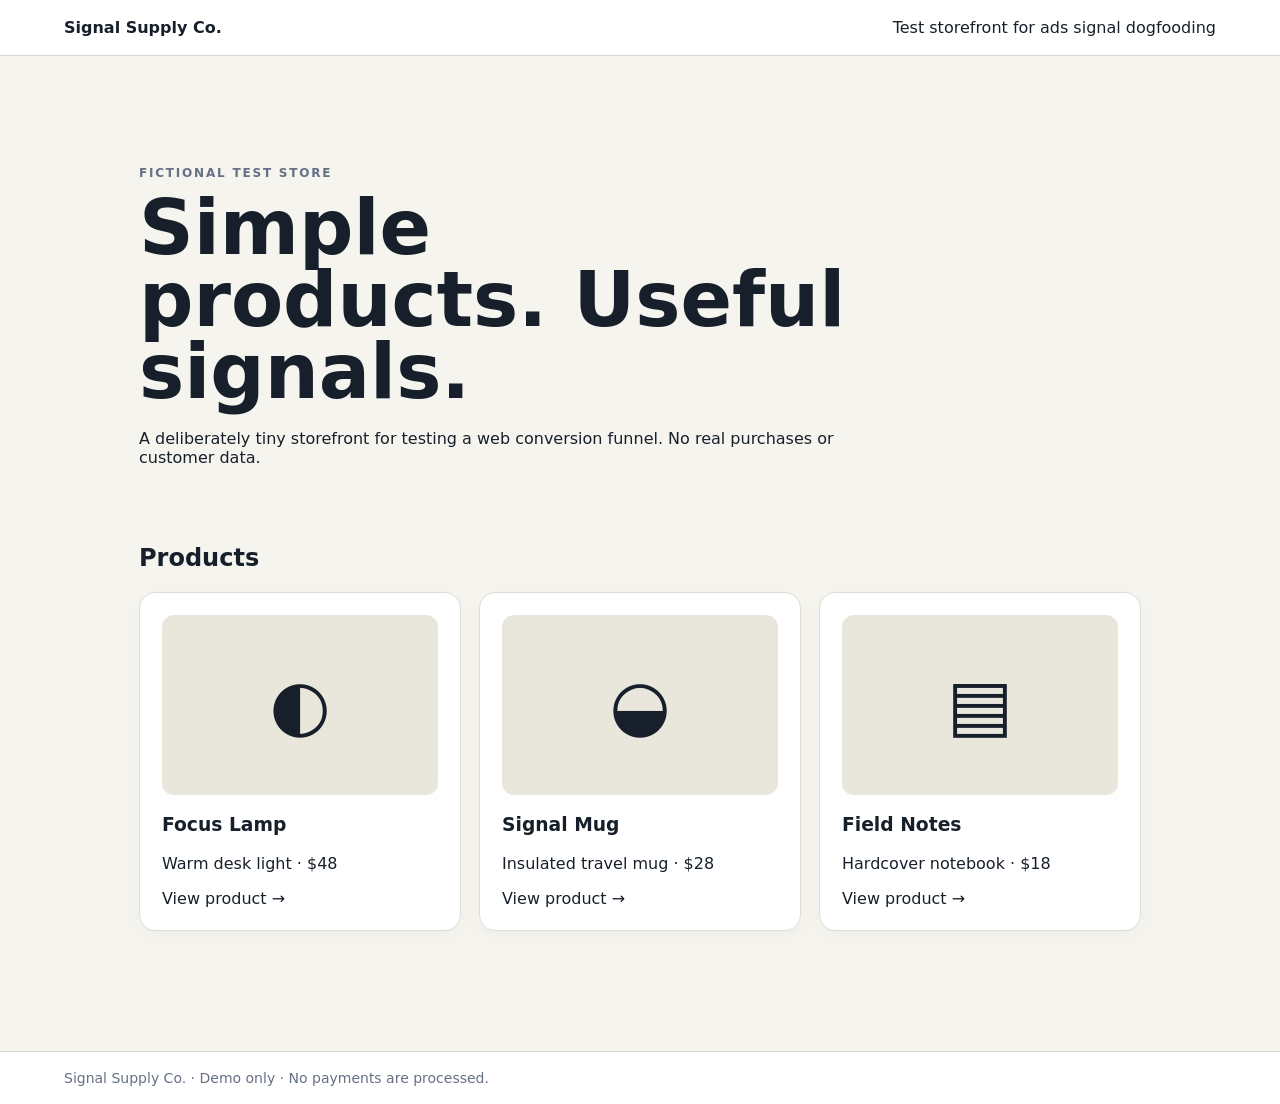
<file: index.html>
<!doctype html><html><head><meta charset='utf-8'><meta name='viewport' content='width=device-width,initial-scale=1'><title>Signal Supply Co.</title><link rel='stylesheet' href='style.css'>
<!-- Reddit Pixel -->
<script>
!function(w,d){if(!w.rdt){var p=w.rdt=function(){p.sendEvent?p.sendEvent.apply(p,arguments):p.callQueue.push(arguments)};p.callQueue=[];var t=d.createElement("script");t.src="https://www.redditstatic.com/ads/pixel.js?pixel_id=a2_i2hj6yuzrbat",t.async=!0;var s=d.getElementsByTagName("script")[0];s.parentNode.insertBefore(t,s)}}(window,document);rdt('init','a2_i2hj6yuzrbat');rdt('track', 'PageVisit');
</script>
<!-- DO NOT MODIFY UNLESS TO REPLACE A USER IDENTIFIER -->
<!-- End Reddit Pixel -->
</head><body><header><a class='brand' href='index.html'>Signal Supply Co.</a><span>Test storefront for ads signal dogfooding</span></header><main><section class='hero'><p class='eyebrow'>FICTIONAL TEST STORE</p><h1>Simple products. Useful signals.</h1><p>A deliberately tiny storefront for testing a web conversion funnel. No real purchases or customer data.</p></section><h2>Products</h2><div class='grid'><a class='card' href='product.html?id=desk-lamp'><div class='art'>◐</div><h3>Focus Lamp</h3><p>Warm desk light · $48</p><span>View product →</span></a><a class='card' href='product.html?id=travel-mug'><div class='art'>◒</div><h3>Signal Mug</h3><p>Insulated travel mug · $28</p><span>View product →</span></a><a class='card' href='product.html?id=notebook'><div class='art'>▤</div><h3>Field Notes</h3><p>Hardcover notebook · $18</p><span>View product →</span></a></div></main><footer>Signal Supply Co. · Demo only · No payments are processed.</footer><script src='tracking.js'></script></body></html>
</file>
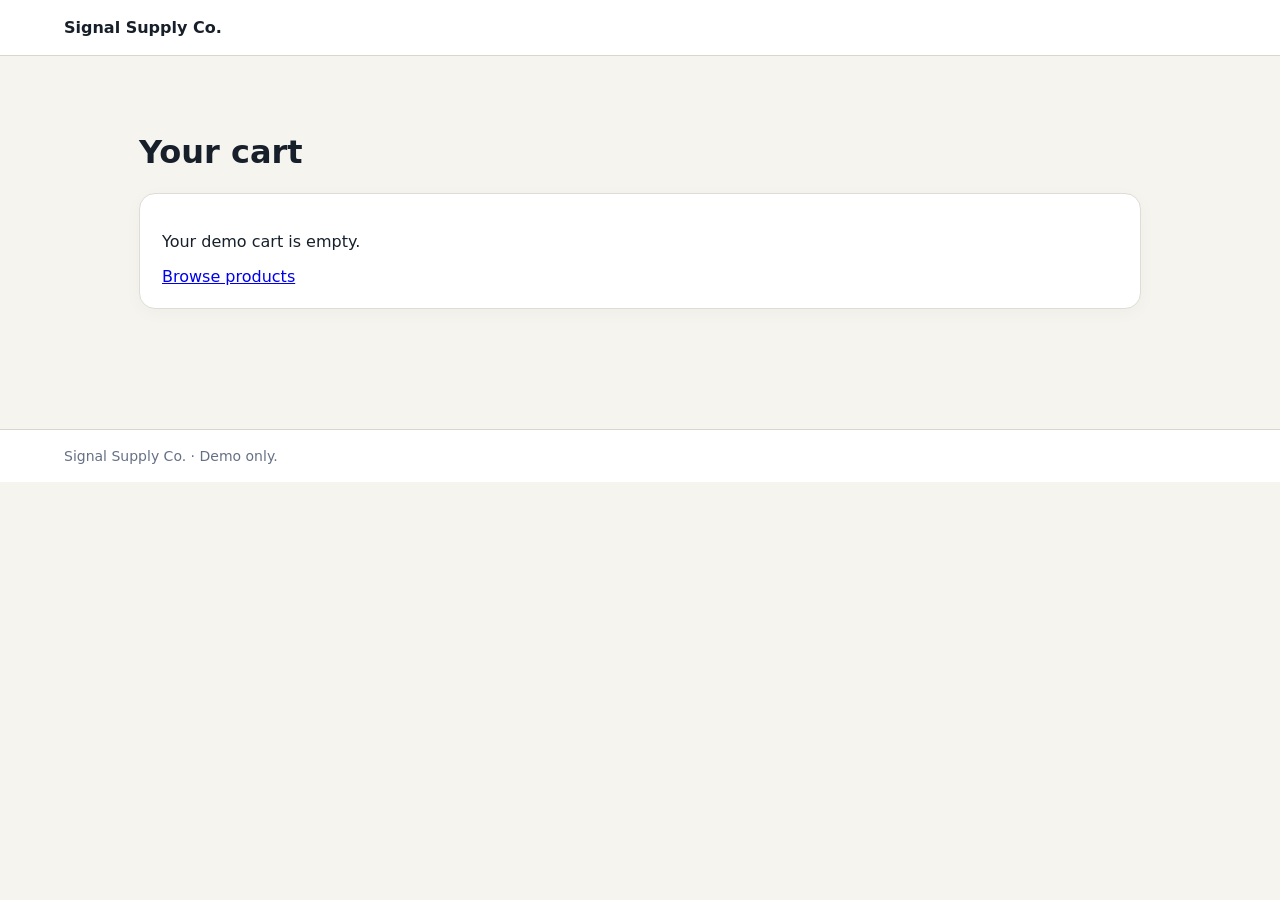
<file: cart 2.html>
<!doctype html><html><head><meta charset='utf-8'><meta name='viewport' content='width=device-width,initial-scale=1'><title>Cart · Signal Supply Co.</title><link rel='stylesheet' href='style.css'></head><body><header><a class='brand' href='index.html'>Signal Supply Co.</a></header><main><h1>Your cart</h1><div class='panel' id='cart'></div></main><footer>Signal Supply Co. · Demo only.</footer><script src='tracking.js'></script><script>
const p=JSON.parse(localStorage.getItem('signalCart')||'null');cart.innerHTML=p?`<h2>${p.name}</h2><p>$${p.price}</p><p>Quantity: 1</p><a class="button" href="checkout.html">Continue to checkout</a>`:`<p>Your demo cart is empty.</p><a href="index.html">Browse products</a>`;
</script></body></html>
</file>
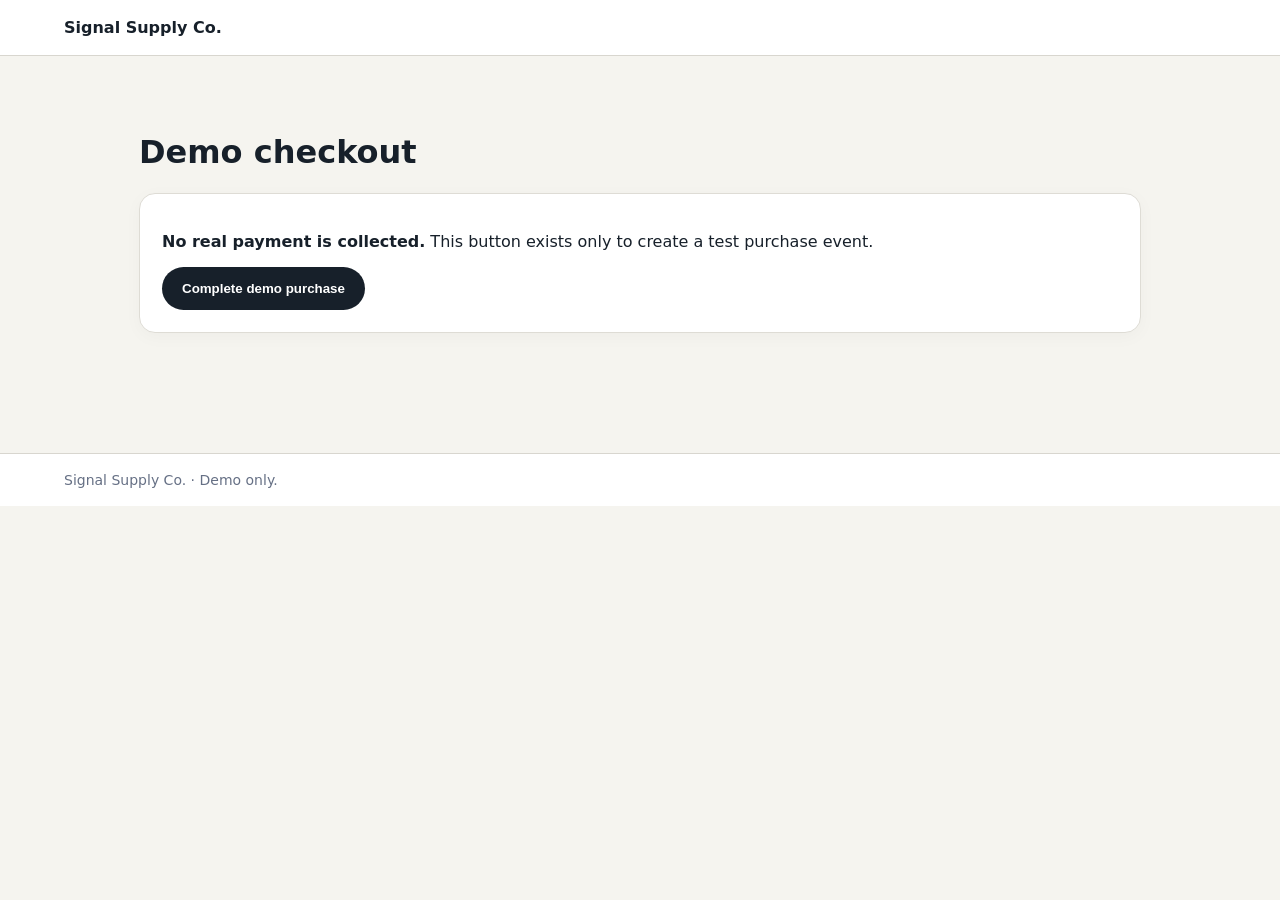
<file: checkout 2.html>
<!doctype html><html><head><meta charset='utf-8'><meta name='viewport' content='width=device-width,initial-scale=1'><title>Checkout · Signal Supply Co.</title><link rel='stylesheet' href='style.css'></head><body><header><a class='brand' href='index.html'>Signal Supply Co.</a></header><main><h1>Demo checkout</h1><div class='panel'><p><strong>No real payment is collected.</strong> This button exists only to create a test purchase event.</p><button id='buy'>Complete demo purchase</button></div></main><footer>Signal Supply Co. · Demo only.</footer><script src='tracking.js'></script><script>
const p=JSON.parse(localStorage.getItem('signalCart')||'null');buy.onclick=()=>{if(p){localStorage.setItem('signalPurchase',JSON.stringify(p));}location.href='success.html';};
</script></body></html>
</file>
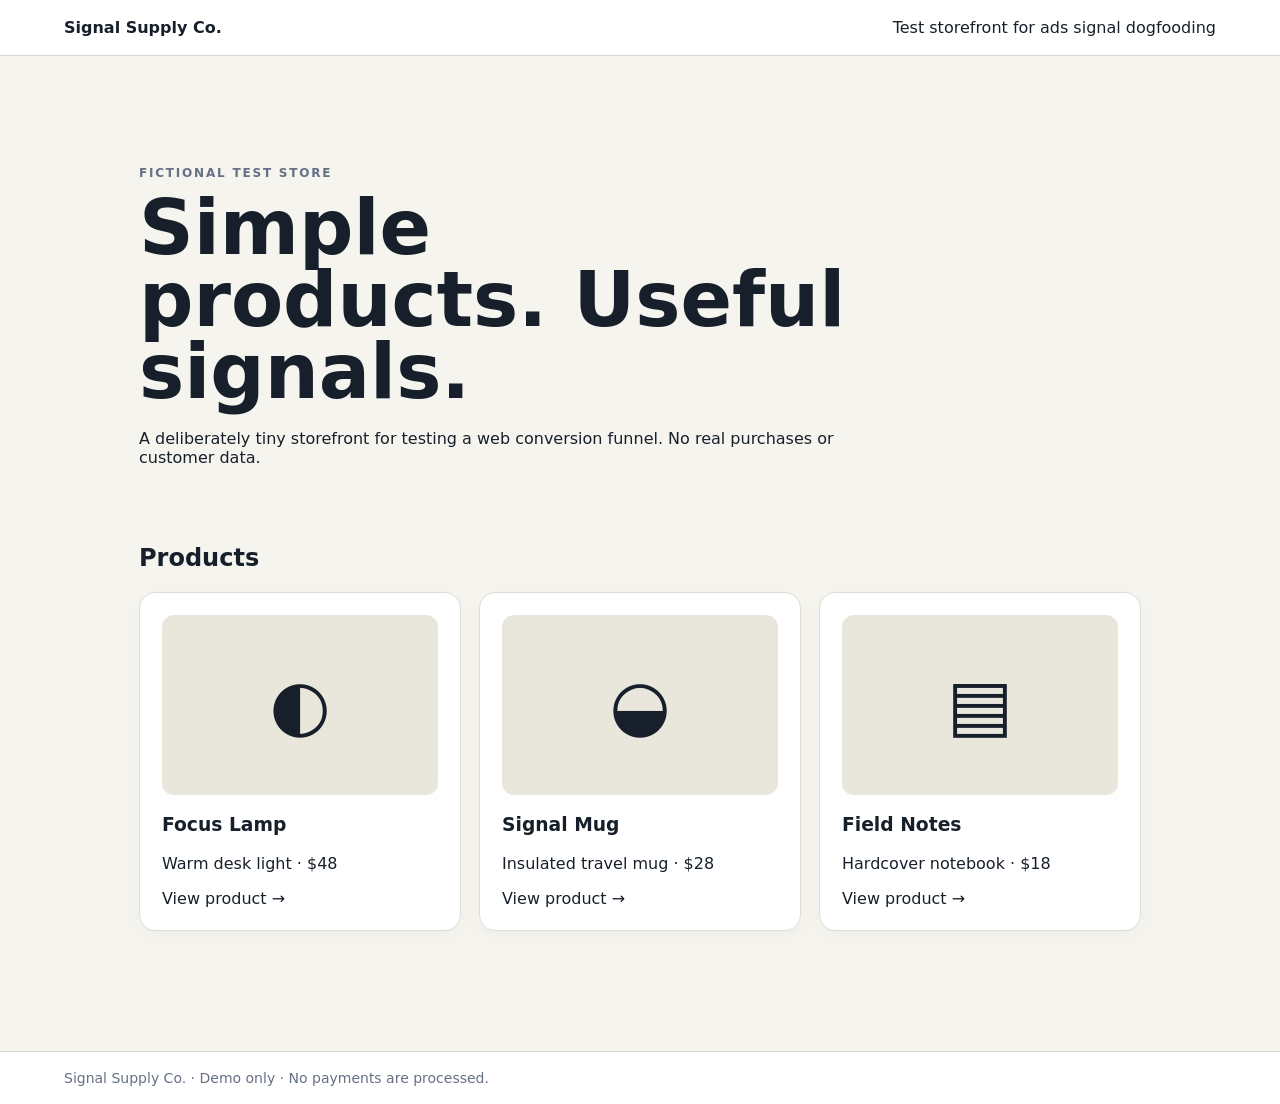
<file: index 2.html>
<!doctype html><html><head><meta charset='utf-8'><meta name='viewport' content='width=device-width,initial-scale=1'><title>Signal Supply Co.</title><link rel='stylesheet' href='style.css'></head><body><header><a class='brand' href='index.html'>Signal Supply Co.</a><span>Test storefront for ads signal dogfooding</span></header><main><section class='hero'><p class='eyebrow'>FICTIONAL TEST STORE</p><h1>Simple products. Useful signals.</h1><p>A deliberately tiny storefront for testing a web conversion funnel. No real purchases or customer data.</p></section><h2>Products</h2><div class='grid'><a class='card' href='product.html?id=desk-lamp'><div class='art'>◐</div><h3>Focus Lamp</h3><p>Warm desk light · $48</p><span>View product →</span></a><a class='card' href='product.html?id=travel-mug'><div class='art'>◒</div><h3>Signal Mug</h3><p>Insulated travel mug · $28</p><span>View product →</span></a><a class='card' href='product.html?id=notebook'><div class='art'>▤</div><h3>Field Notes</h3><p>Hardcover notebook · $18</p><span>View product →</span></a></div></main><footer>Signal Supply Co. · Demo only · No payments are processed.</footer><script src='tracking.js'></script></body></html>
</file>
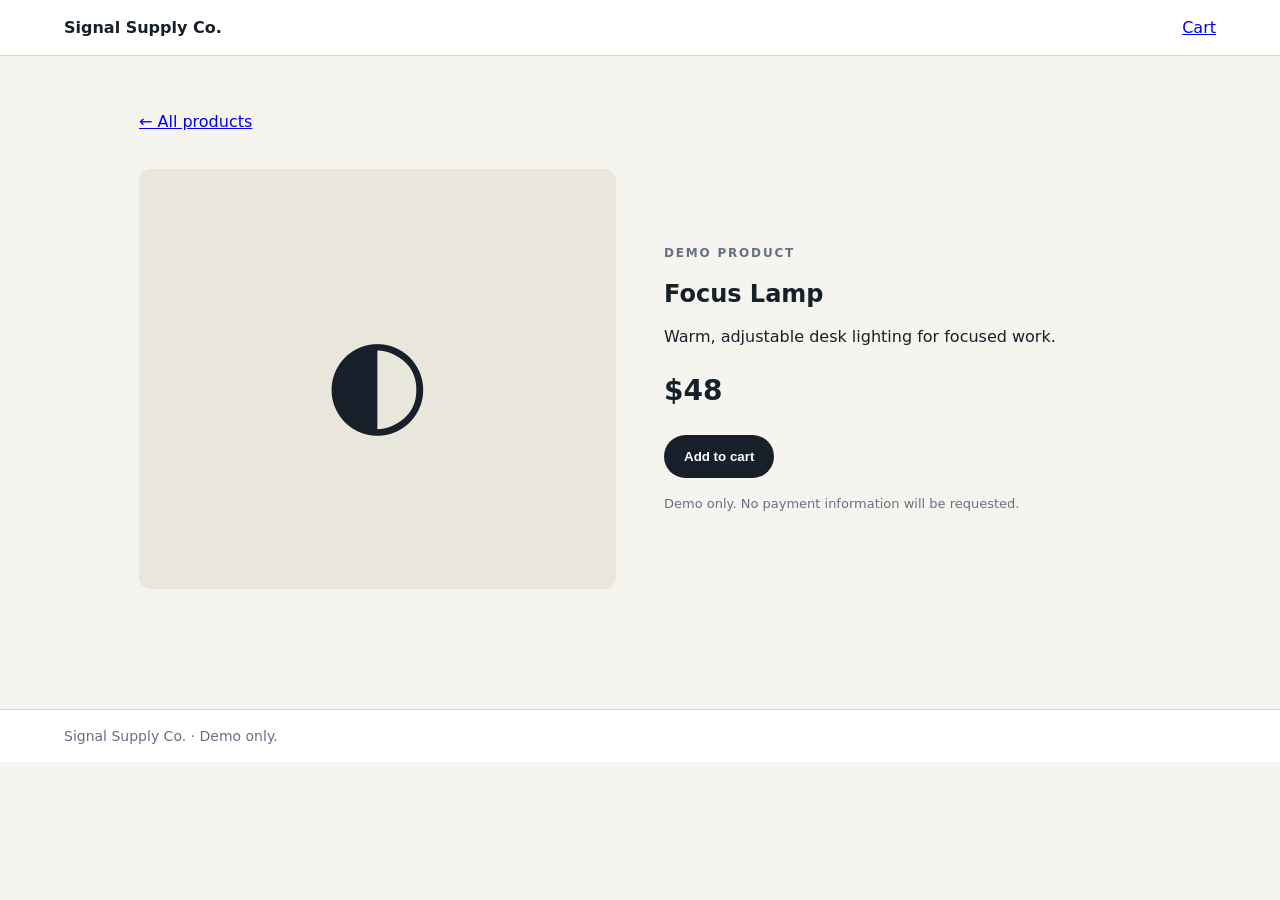
<file: product 2.html>
<!doctype html><html><head><meta charset='utf-8'><meta name='viewport' content='width=device-width,initial-scale=1'><title>Product · Signal Supply Co.</title><link rel='stylesheet' href='style.css'></head><body><header><a class='brand' href='index.html'>Signal Supply Co.</a><a href='cart.html'>Cart</a></header><main><a href='index.html'>← All products</a><section class='product'><div class='product-art' id='art'>◐</div><div><p class='eyebrow'>DEMO PRODUCT</p><h1 id='name'>Focus Lamp</h1><p id='desc'>Warm, adjustable desk lighting for focused work.</p><p class='price' id='price'>$48</p><button id='add'>Add to cart</button><p class='note'>Demo only. No payment information will be requested.</p></div></section></main><footer>Signal Supply Co. · Demo only.</footer><script src='tracking.js'></script><script>
const products={"desk-lamp":{name:"Focus Lamp",desc:"Warm, adjustable desk lighting for focused work.",price:48,art:"◐"},"travel-mug":{name:"Signal Mug",desc:"A simple insulated mug for long work sessions.",price:28,art:"◒"},"notebook":{name:"Field Notes",desc:"Hardcover notes for hypotheses, metrics and decisions.",price:18,art:"▤"}};
const id=new URLSearchParams(location.search).get('id')||'desk-lamp',p=products[id]||products['desk-lamp'];
name.textContent=p.name;desc.textContent=p.desc;price.textContent='$'+p.price;art.textContent=p.art;document.title=p.name+' · Signal Supply Co.';
window.signalProduct={id,name:p.name,price:p.price};
window.redditEvent && window.redditEvent('ViewContent',{itemCount:1,value:p.price,currency:'USD',products:[{id,name:p.name,category:'demo'}]});
add.onclick=()=>{localStorage.setItem('signalCart',JSON.stringify({id,name:p.name,price:p.price}));window.redditEvent && window.redditEvent('AddToCart',{itemCount:1,value:p.price,currency:'USD',products:[{id,name:p.name,category:'demo'}]});location.href='cart.html';};
</script></body></html>
</file>
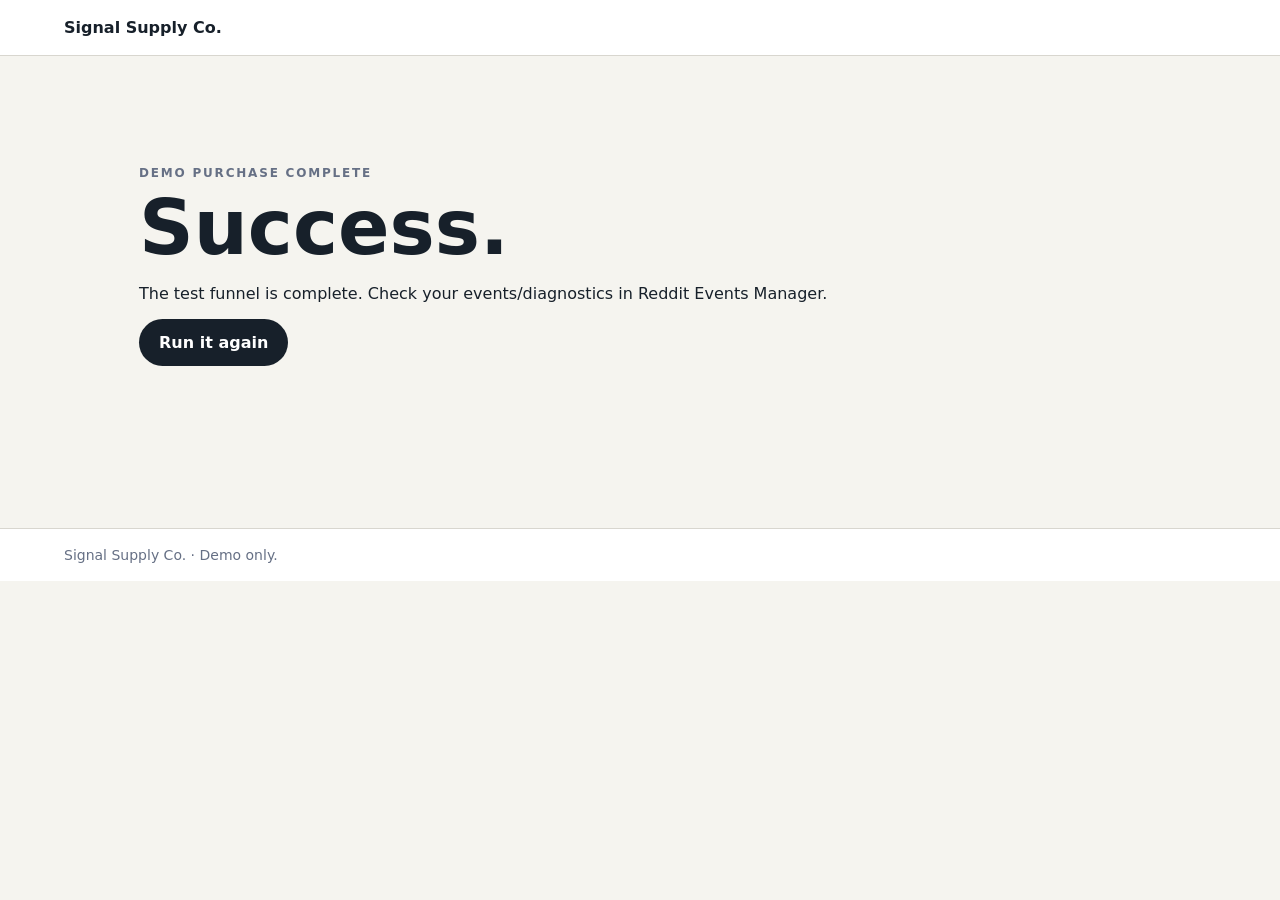
<file: success 2.html>
<!doctype html><html><head><meta charset='utf-8'><meta name='viewport' content='width=device-width,initial-scale=1'><title>Success · Signal Supply Co.</title><link rel='stylesheet' href='style.css'></head><body><header><a class='brand' href='index.html'>Signal Supply Co.</a></header><main><section class='hero'><p class='eyebrow'>DEMO PURCHASE COMPLETE</p><h1>Success.</h1><p>The test funnel is complete. Check your events/diagnostics in Reddit Events Manager.</p><a class='button' href='index.html'>Run it again</a></section></main><footer>Signal Supply Co. · Demo only.</footer><script src='tracking.js'></script><script>
const p=JSON.parse(localStorage.getItem('signalPurchase')||'null');if(p){window.redditEvent && window.redditEvent('Purchase',{itemCount:1,value:p.price,currency:'USD',products:[{id:p.id,name:p.name,category:'demo'}]});localStorage.removeItem('signalPurchase');localStorage.removeItem('signalCart');}
</script></body></html>
</file>
<file: style.css>
:root{font-family:Inter,ui-sans-serif,system-ui,-apple-system,BlinkMacSystemFont,"Segoe UI",sans-serif;color:#17202a;background:#f5f4ef}*{box-sizing:border-box}body{margin:0}header,footer{padding:18px max(5vw,24px);display:flex;justify-content:space-between;gap:20px;border-bottom:1px solid #d8d6cf;background:#fff}footer{border-top:1px solid #d8d6cf;border-bottom:0;margin-top:64px;color:#667085;font-size:14px}.brand{font-weight:800;color:#17202a;text-decoration:none}main{max-width:1050px;margin:0 auto;padding:56px 24px}.hero{max-width:720px;padding:42px 0}.hero h1{font-size:clamp(42px,7vw,76px);line-height:.95;margin:10px 0 20px}.eyebrow{font-size:12px;letter-spacing:.15em;font-weight:800;color:#667085}.grid{display:grid;grid-template-columns:repeat(auto-fit,minmax(220px,1fr));gap:18px}.card,.panel{background:#fff;border:1px solid #dedcd5;border-radius:16px;padding:22px;color:inherit;text-decoration:none;box-shadow:0 4px 18px rgba(0,0,0,.03)}.card:hover{transform:translateY(-2px)}.art,.product-art{display:grid;place-items:center;background:#e9e6dc;border-radius:12px;height:180px;font-size:70px}.product{display:grid;grid-template-columns:minmax(260px,1fr) minmax(260px,1fr);gap:48px;align-items:center;margin-top:38px}.product-art{height:420px;font-size:120px}.price{font-size:28px;font-weight:800}button,.button{display:inline-block;border:0;border-radius:999px;background:#17202a;color:#fff;padding:14px 20px;font-weight:750;text-decoration:none;cursor:pointer}.note{font-size:13px;color:#667085;margin-top:18px}@media(max-width:700px){.product{grid-template-columns:1fr}.product-art{height:260px}header{flex-direction:column}}
</file>
